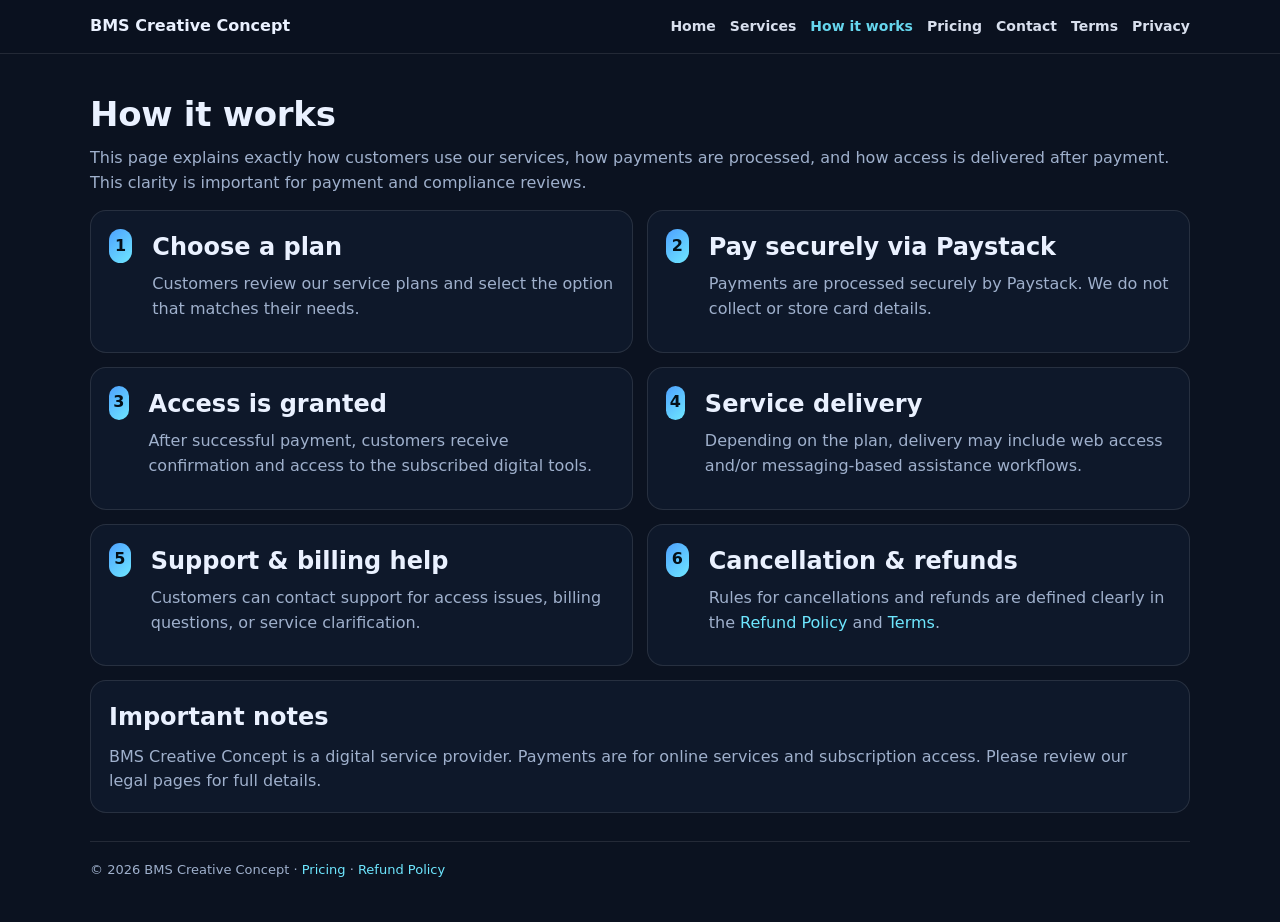
<file: how-it-works.html>
<!doctype html>
<html lang="en">
<head>
  <meta charset="utf-8"/>
  <meta name="viewport" content="width=device-width,initial-scale=1"/>
  <title>How It Works — BMS Creative Concept</title>
  <meta name="description" content="Customer flow: choose a plan, pay via Paystack, get access to digital tools and messaging-based support."/>
  <link rel="icon" type="image/png" href="assets/favicon.png">
  <style>
    body{margin:0;font-family:system-ui,-apple-system,Segoe UI,Roboto,Arial;background:#0b1220;color:#eaf1ff;line-height:1.55}
    a{color:#6ee7ff;text-decoration:none} a:hover{text-decoration:underline}
    .nav{background:rgba(11,18,32,.85);border-bottom:1px solid rgba(255,255,255,.10);position:sticky;top:0}
    .nav .inner{max-width:1100px;margin:0 auto;padding:14px 24px;display:flex;justify-content:space-between;align-items:center;gap:14px}
    .brand{font-weight:800} .menu{display:flex;gap:14px;flex-wrap:wrap;justify-content:flex-end}
    .menu a{color:#eaf1ff;opacity:.92;font-weight:700;font-size:14px}
    .container{max-width:1100px;margin:0 auto;padding:24px}
    .card{background:rgba(17,27,46,.75);border:1px solid rgba(255,255,255,.10);border-radius:16px;padding:18px}
    h1{margin:10px 0 6px;font-size:34px;letter-spacing:-.3px}
    p{color:#9fb0cc;margin:0 0 12px}
    .steps{display:grid;grid-template-columns:repeat(2,1fr);gap:14px;margin-top:14px}
    @media(max-width:900px){.steps{grid-template-columns:1fr}}
    .num{display:inline-flex;width:34px;height:34px;border-radius:12px;align-items:center;justify-content:center;background:linear-gradient(135deg,#4ea1ff,#6ee7ff);color:#041018;font-weight:900;margin-right:10px}
    .row{display:flex;gap:10px;align-items:flex-start}
    .footer{margin-top:28px;border-top:1px solid rgba(255,255,255,.10);padding:18px 0;color:#9fb0cc;font-size:13px}
  </style>
</head>
<body>
  <header class="nav">
    <div class="inner">
      <div class="brand"><a href="index.html" style="color:#eaf1ff;">BMS Creative Concept</a></div>
      <nav class="menu">
        <a href="index.html">Home</a>
        <a href="services.html">Services</a>
        <a href="how-it-works.html" style="color:#6ee7ff;">How it works</a>
        <a href="pricing.html">Pricing</a>
        <a href="contact.html">Contact</a>
        <a href="terms.html">Terms</a>
        <a href="privacy.html">Privacy</a>
      </nav>
    </div>
  </header>

  <main class="container">
    <h1>How it works</h1>
    <p>
      This page explains exactly how customers use our services, how payments are processed, and how access is delivered after payment.
      This clarity is important for payment and compliance reviews.
    </p>

    <div class="steps">
      <section class="card">
        <div class="row">
          <div class="num">1</div>
          <div>
            <h2 style="margin:0 0 6px;">Choose a plan</h2>
            <p>Customers review our service plans and select the option that matches their needs.</p>
          </div>
        </div>
      </section>

      <section class="card">
        <div class="row">
          <div class="num">2</div>
          <div>
            <h2 style="margin:0 0 6px;">Pay securely via Paystack</h2>
            <p>Payments are processed securely by Paystack. We do not collect or store card details.</p>
          </div>
        </div>
      </section>

      <section class="card">
        <div class="row">
          <div class="num">3</div>
          <div>
            <h2 style="margin:0 0 6px;">Access is granted</h2>
            <p>After successful payment, customers receive confirmation and access to the subscribed digital tools.</p>
          </div>
        </div>
      </section>

      <section class="card">
        <div class="row">
          <div class="num">4</div>
          <div>
            <h2 style="margin:0 0 6px;">Service delivery</h2>
            <p>Depending on the plan, delivery may include web access and/or messaging-based assistance workflows.</p>
          </div>
        </div>
      </section>

      <section class="card">
        <div class="row">
          <div class="num">5</div>
          <div>
            <h2 style="margin:0 0 6px;">Support & billing help</h2>
            <p>Customers can contact support for access issues, billing questions, or service clarification.</p>
          </div>
        </div>
      </section>

      <section class="card">
        <div class="row">
          <div class="num">6</div>
          <div>
            <h2 style="margin:0 0 6px;">Cancellation & refunds</h2>
            <p>Rules for cancellations and refunds are defined clearly in the <a href="refund.html">Refund Policy</a> and <a href="terms.html">Terms</a>.</p>
          </div>
        </div>
      </section>
    </div>

    <section class="card" style="margin-top:14px;">
      <h2 style="margin:0 0 8px;">Important notes</h2>
      <p style="margin:0;color:#9fb0cc;">
        BMS Creative Concept is a digital service provider. Payments are for online services and subscription access.
        Please review our legal pages for full details.
      </p>
    </section>

    <div class="footer">
      © <span id="y"></span> BMS Creative Concept · <a href="pricing.html">Pricing</a> · <a href="refund.html">Refund Policy</a>
    </div>
  </main>

  <script>document.getElementById("y").textContent=new Date().getFullYear();</script>
</body>
</html>
</file>
